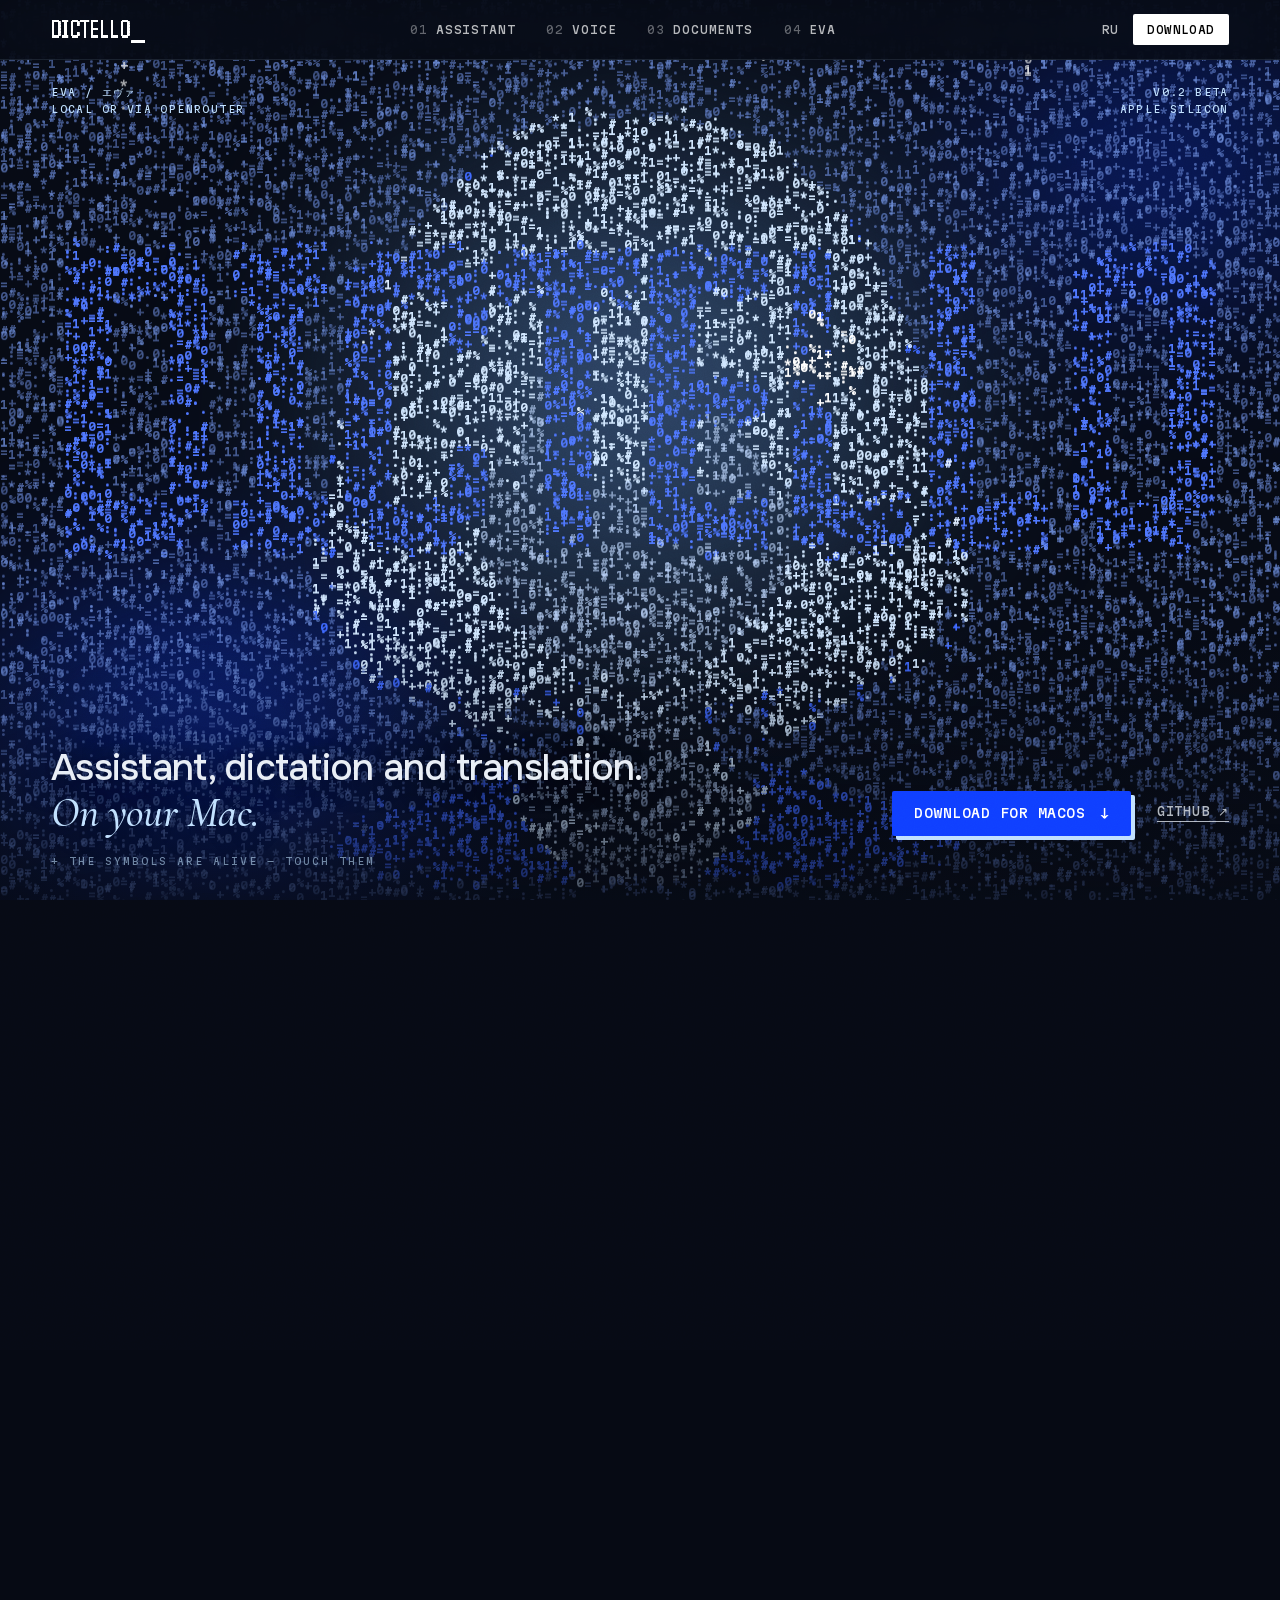
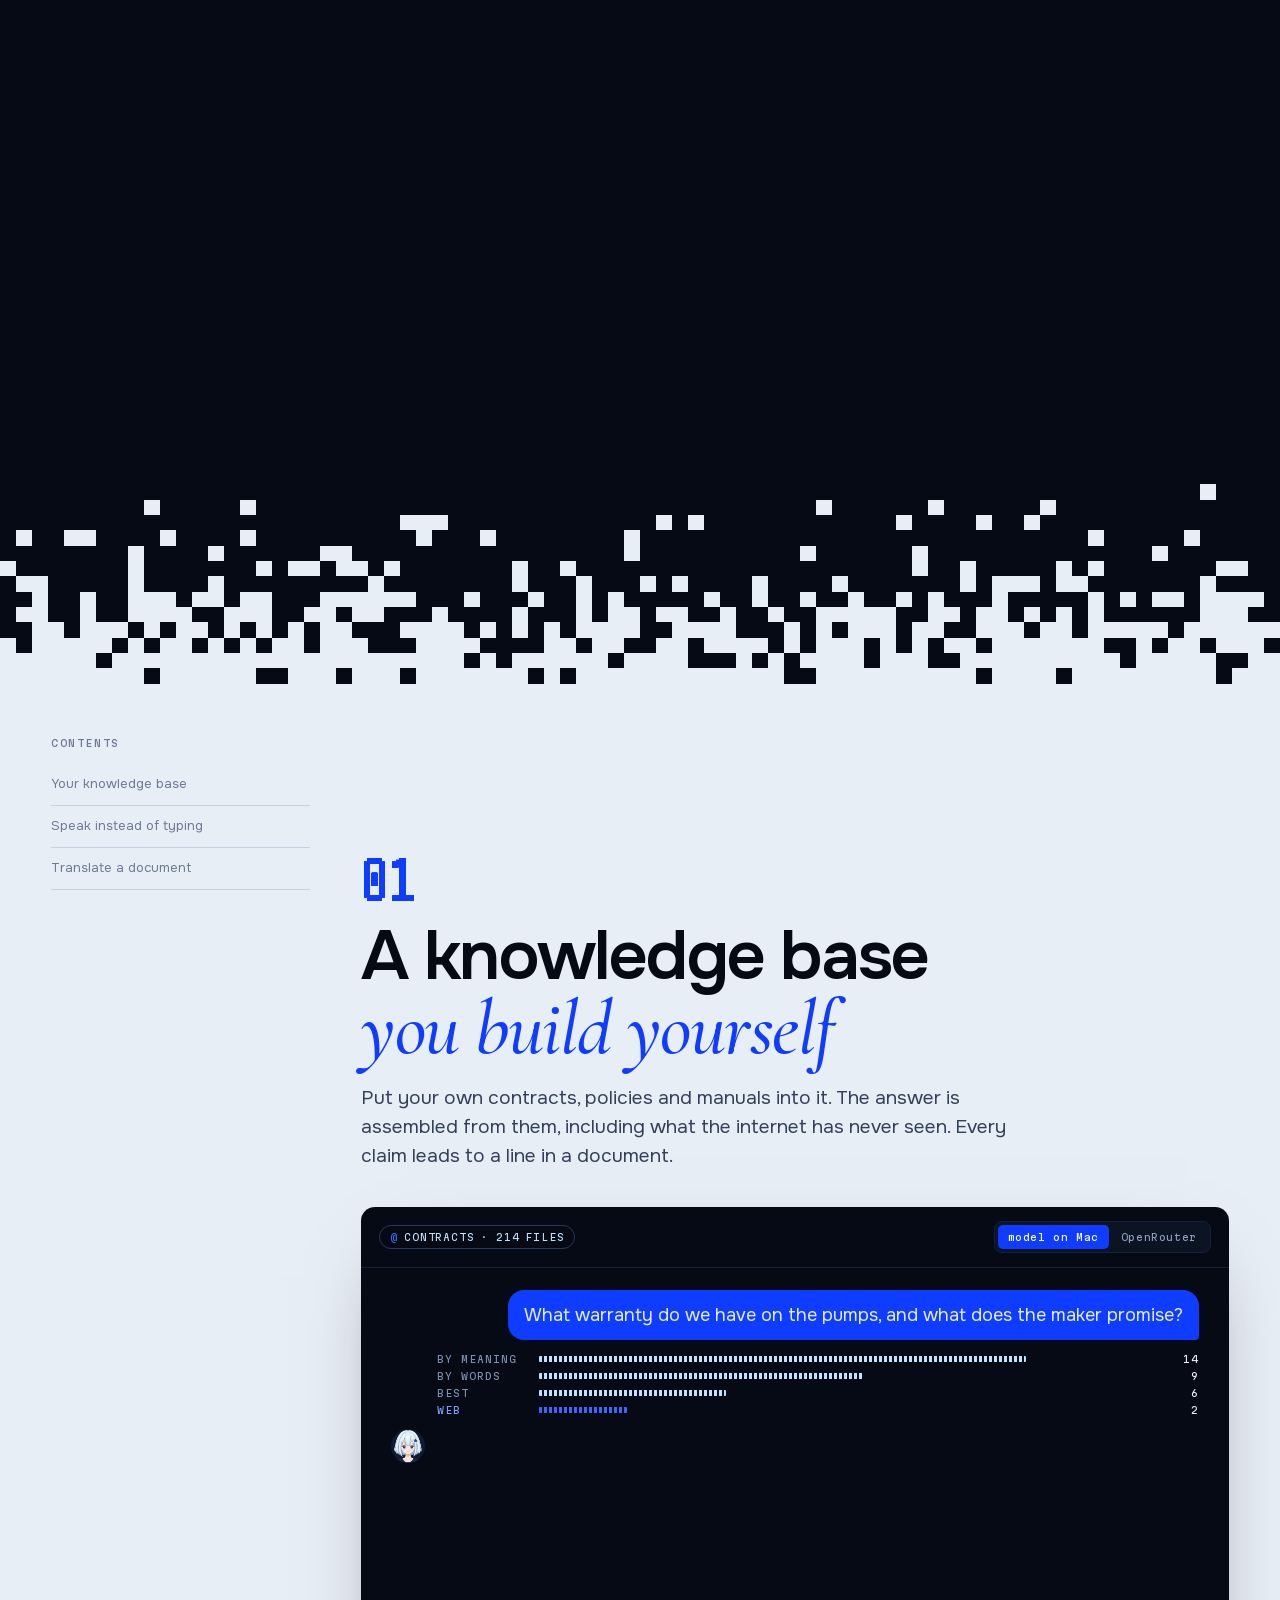
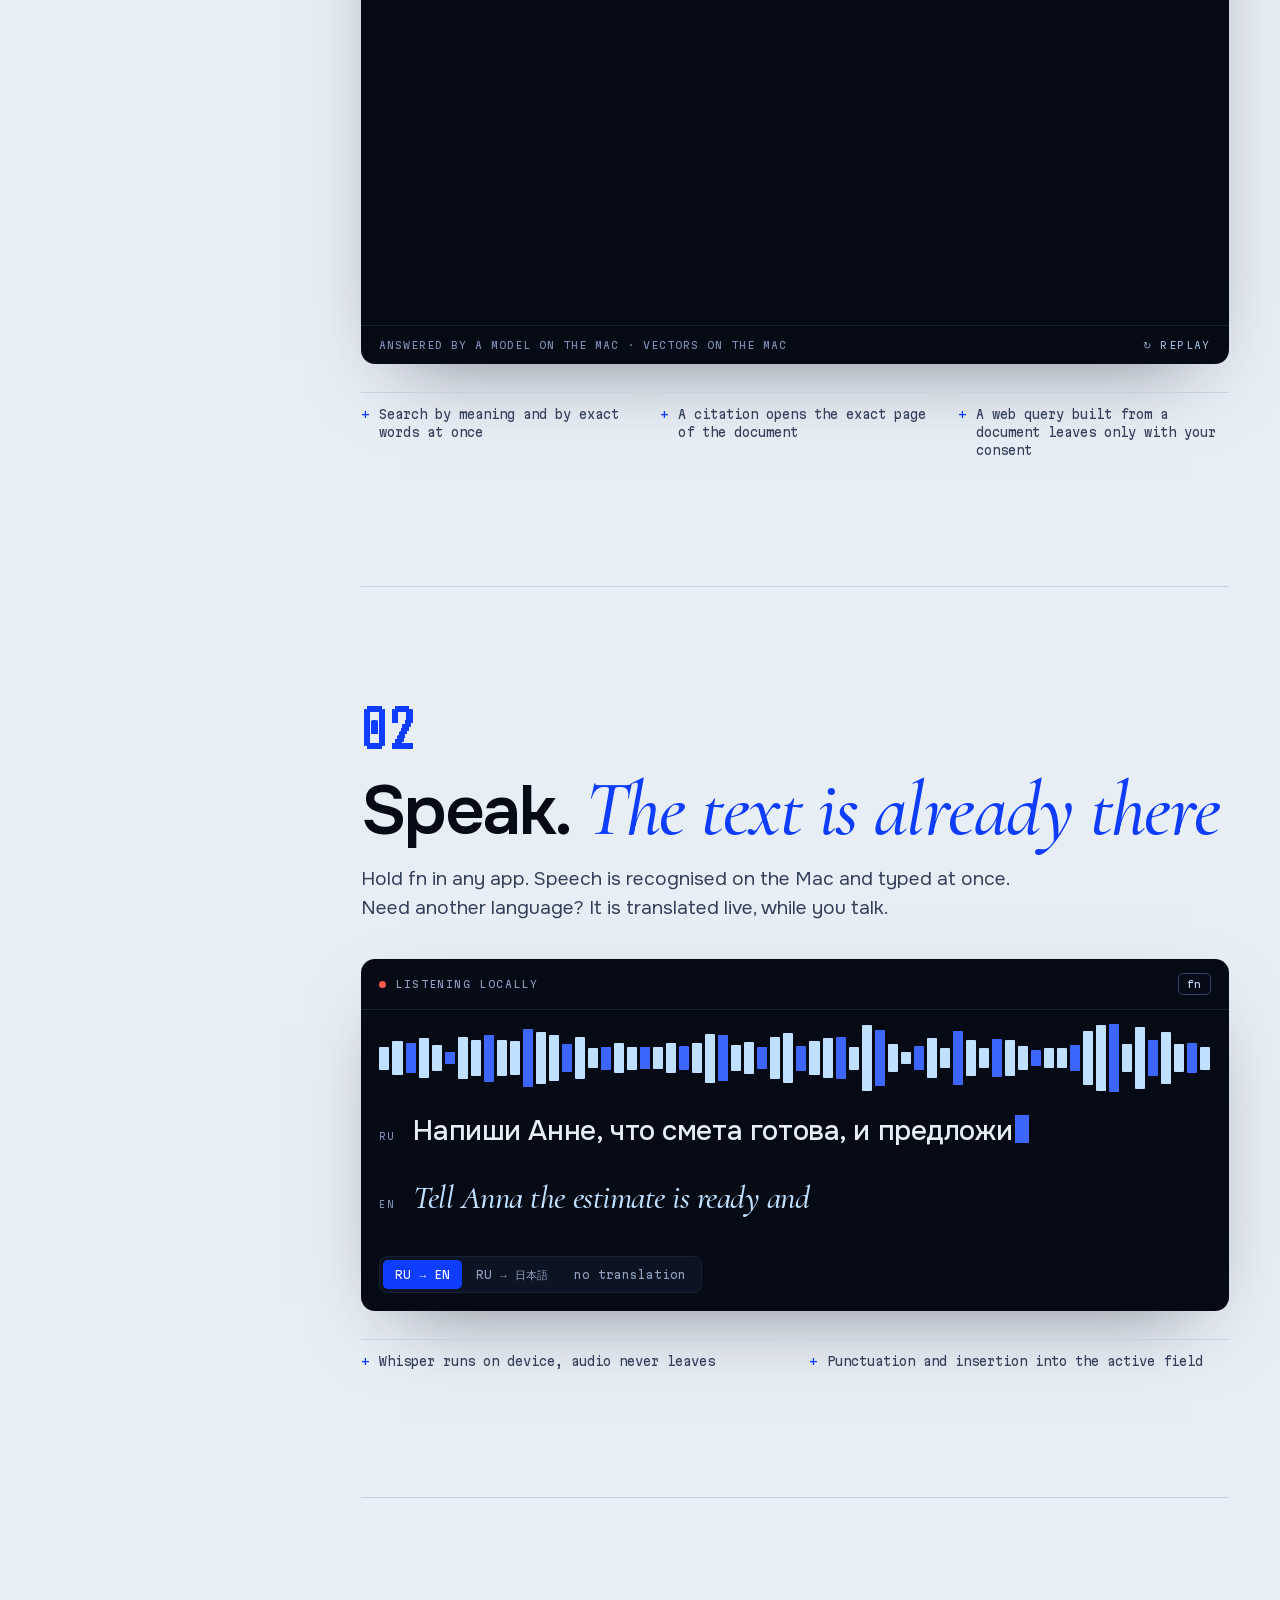
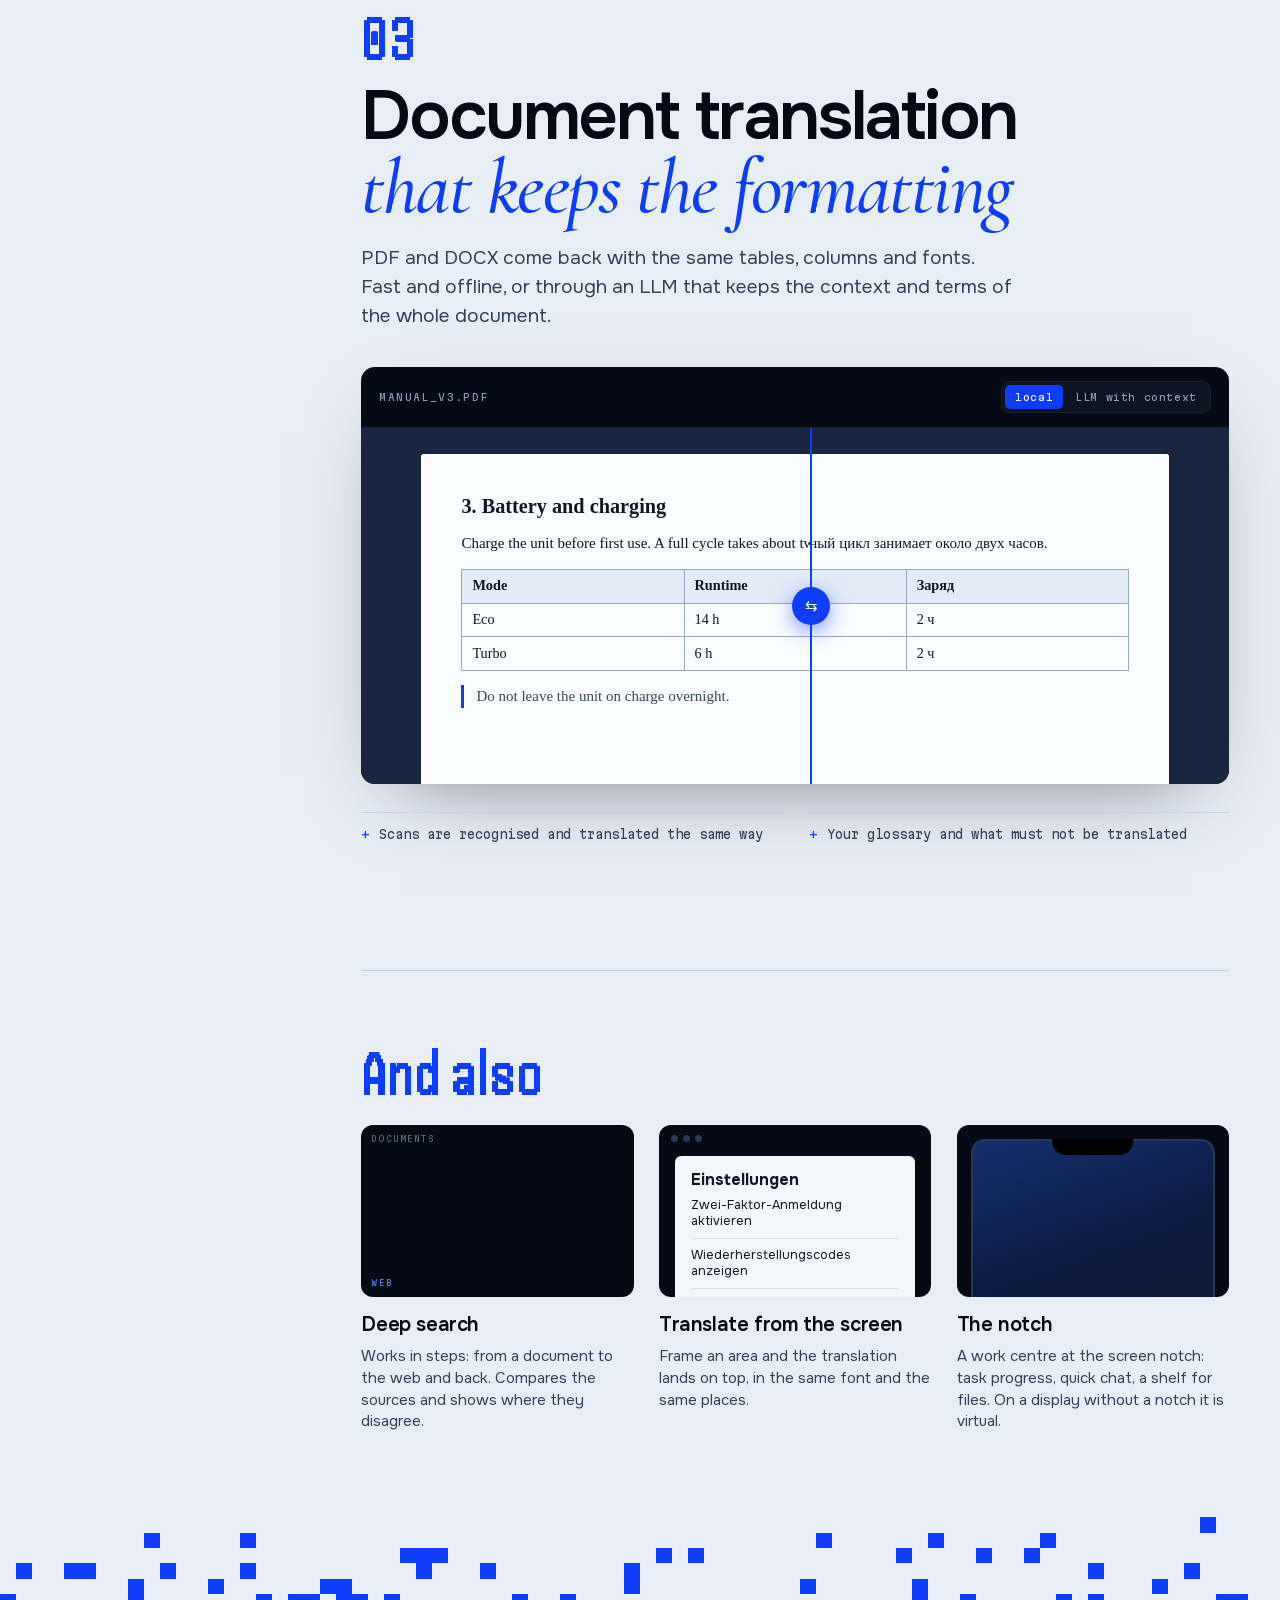
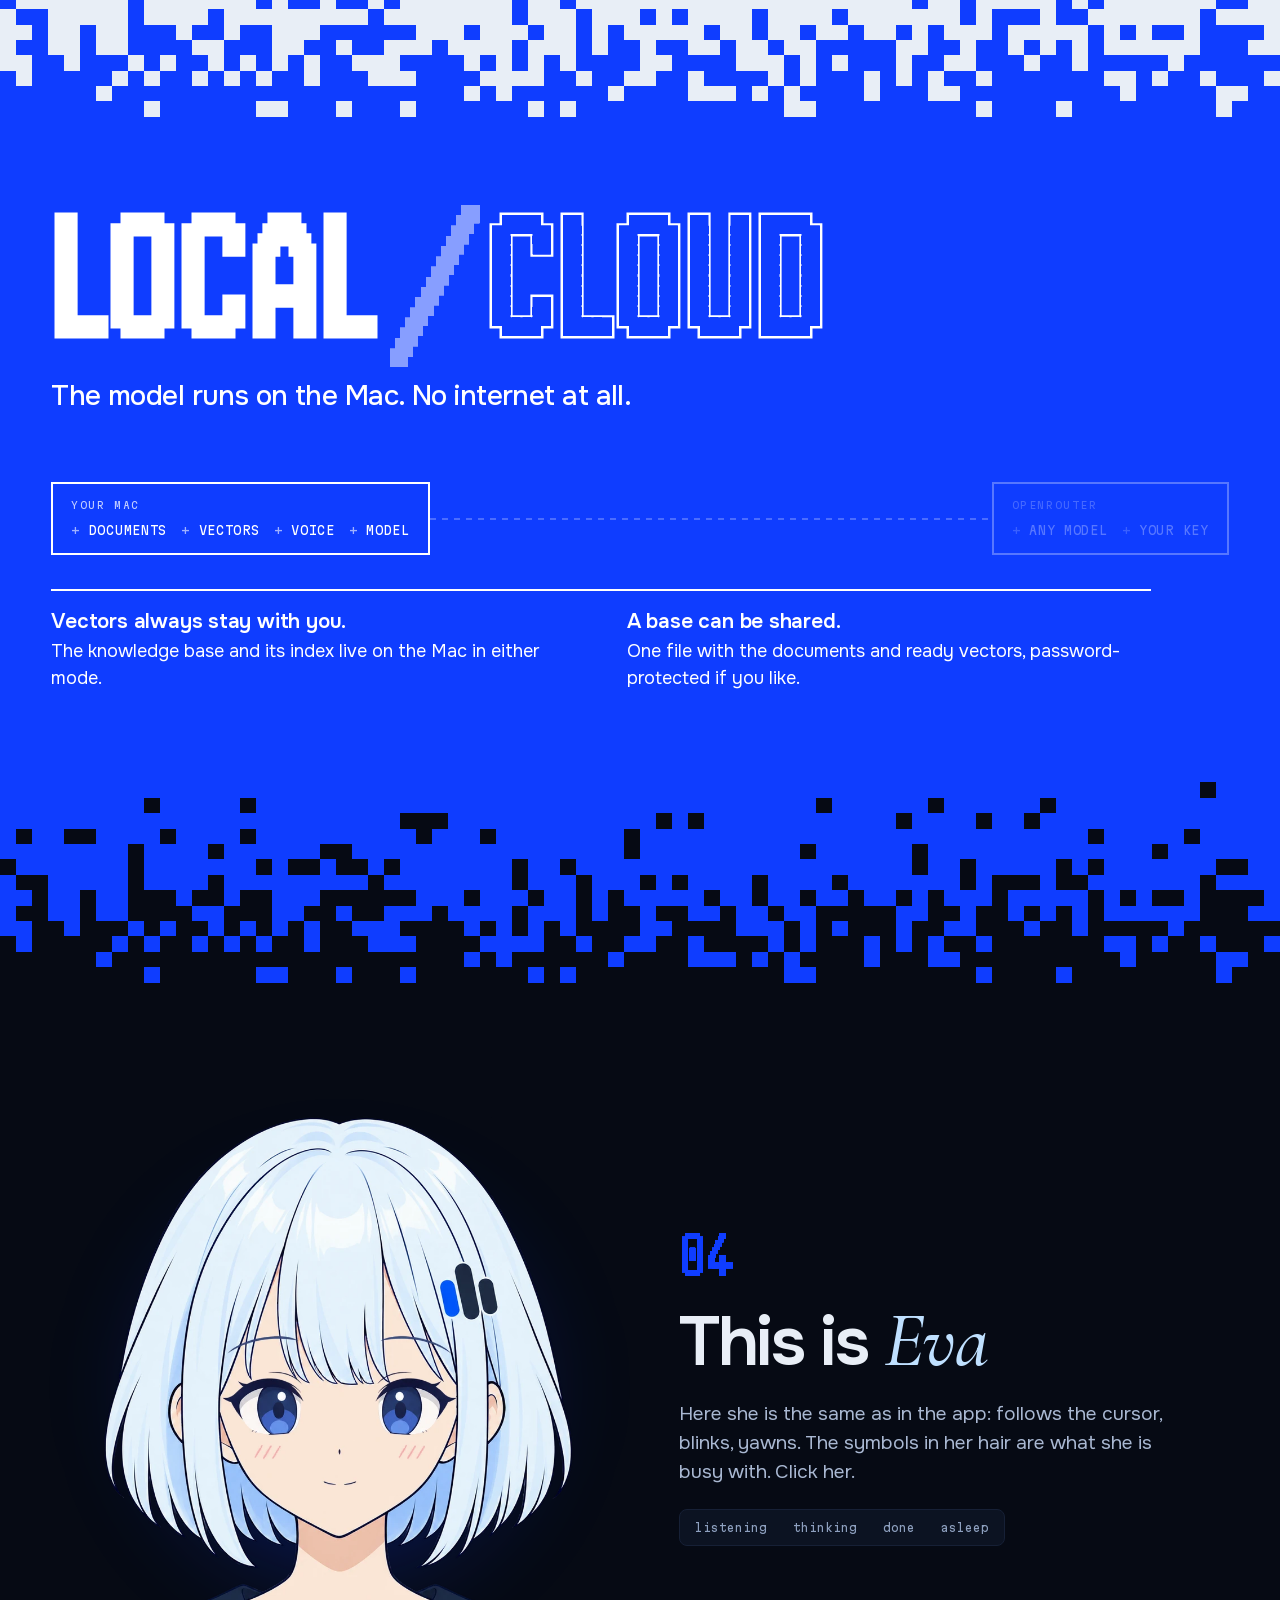
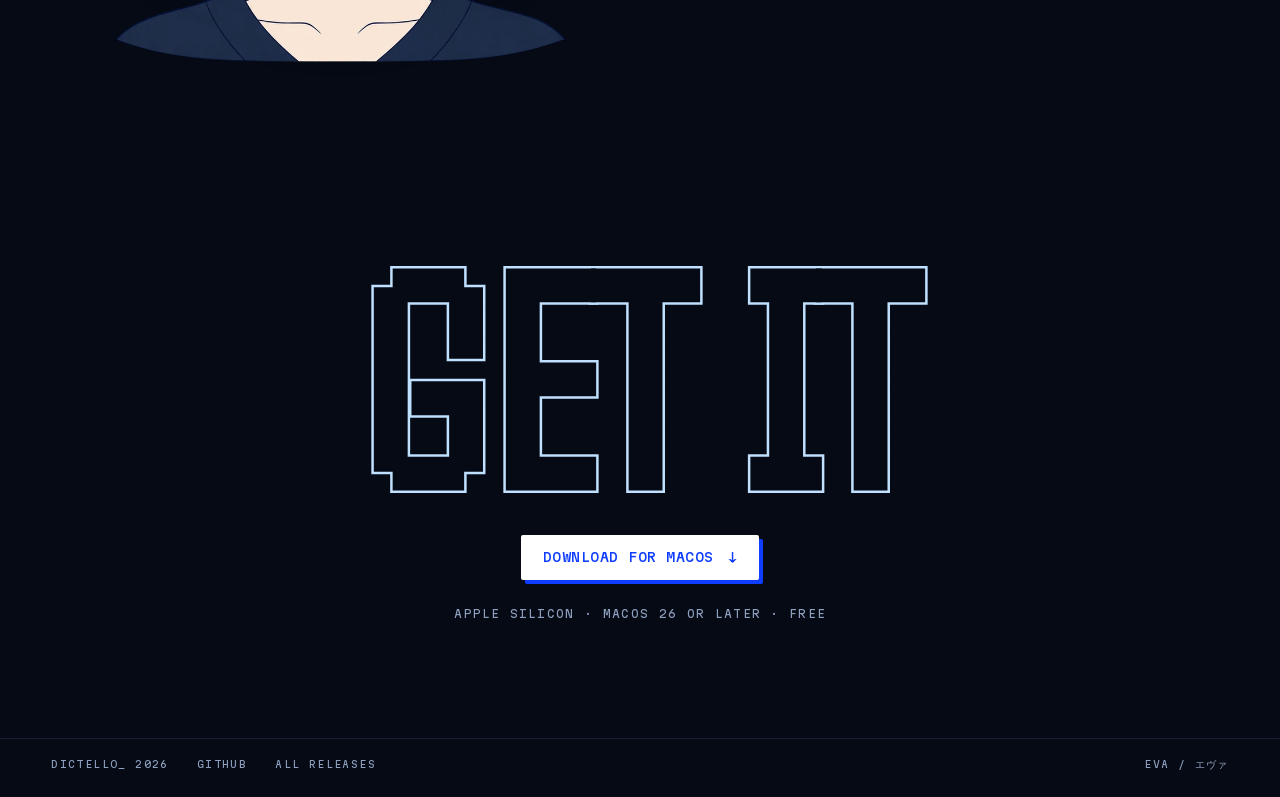
<file: index.html>
<!doctype html>
<html lang="ru">
<head>
<meta charset="utf-8">
<meta name="viewport" content="width=device-width, initial-scale=1">
<title>Dictello — ассистент, диктовка и перевод на вашем Mac</title>
<meta name="description" content="Поиск по вашим документам с доказательствами, живая диктовка с переводом и перевод документов с сохранением вёрстки. Локально на Mac.">
<meta property="og:title" content="Dictello">
<meta property="og:description" content="Ассистент, диктовка и перевод. На вашем Mac.">
<meta name="theme-color" content="#060a14">
<link rel="icon" href="assets/favicon.png">
<link rel="preload" href="fonts/handjet-cyr.woff2" as="font" type="font/woff2" crossorigin>
<link rel="preload" href="assets/eva-gentle_neutral.webp" as="image">
<link rel="stylesheet" href="styles.css">
</head>
<body>
<div class="grain" aria-hidden="true"></div>

<header class="nav">
  <a class="nav__logo" href="#top" aria-label="Dictello">DICTELLO<i>_</i></a>
  <nav class="nav__links" aria-label="Разделы">
    <a href="#ask"><b>01</b><span data-i18n="nav1">Ассистент</span></a>
    <a href="#voice"><b>02</b><span data-i18n="nav2">Голос</span></a>
    <a href="#docs"><b>03</b><span data-i18n="nav3">Документы</span></a>
    <a href="#eva"><b>04</b><span data-i18n="nav4">Ева</span></a>
  </nav>
  <div class="nav__side">
    <button class="lang" type="button" id="lang" aria-label="Switch language">EN</button>
    <a class="btn btn--small" href="https://github.com/NekoNokoo/Dictello/releases/download/v0.2.0-beta.15/Dictello-0.2.0-beta.15-apple-silicon-macos26.dmg" data-i18n="get">Скачать</a>
  </div>
</header>

<main id="top">

<!-- ───────── HERO ───────── -->
<section class="hero" id="hero">
<div class="hero__pin">
  <div class="hero__haze" aria-hidden="true"></div>
  <p class="tick tick--tl">EVA / エヴァ<br><span data-i18n="tickLocal">ЛОКАЛЬНО ИЛИ ЧЕРЕЗ OPENROUTER</span></p>
  <p class="tick tick--tr">v0.2 BETA<br>APPLE SILICON</p>

  <h1 class="sr">Dictello</h1>
  <canvas class="hero__field" id="field" aria-hidden="true"></canvas>

  <div class="hero__foot">
    <p class="hero__line" data-i18n="heroLine">Ассистент, диктовка и перевод.<br><em>На вашем Mac.</em></p>
    <div class="hero__cta">
      <a class="btn" href="https://github.com/NekoNokoo/Dictello/releases/download/v0.2.0-beta.15/Dictello-0.2.0-beta.15-apple-silicon-macos26.dmg"><span data-i18n="getMac">Скачать для macOS</span><i aria-hidden="true">↓</i></a>
      <a class="link" href="https://github.com/NekoNokoo/Dictello">GitHub ↗</a>
    </div>
    <p class="hero__hint" data-i18n="hint">Символы живые — потрогайте</p>
  </div>
</div>
</section>

<canvas class="dissolve" data-from="#060a14" data-to="#e8eef6" aria-hidden="true"></canvas>

<!-- ───────── CHAPTERS ───────── -->
<div class="chapters">
  <aside class="rail" aria-hidden="true">
    <p class="rail__title" data-i18n="contents">Содержание</p>
    <a href="#ask" data-rail="ask" data-i18n="rail1">Ваша база знаний</a>
    <a href="#voice" data-rail="voice" data-i18n="rail2">Говорить вместо печати</a>
    <a href="#docs" data-rail="docs" data-i18n="rail3">Перевести документ</a>
  </aside>

  <div class="chapters__body">

  <!-- 01 ASK -->
  <section class="chapter" id="ask">
    <header class="chapter__head">
      <span class="num">01</span>
      <h2><span data-i18n="askTitleA">База знаний,</span> <em data-i18n="askTitleB">которую собираете вы</em></h2>
      <p data-i18n="askBody">Сложите в неё свои договоры, регламенты, инструкции. Ответ собирается из них — в том числе из того, чего в интернете нет. Каждое утверждение ведёт к строке в документе.</p>
    </header>

    <div class="demo demo--ask" id="demoAsk">
      <div class="demo__bar">
        <span class="scope"><i>@</i><span data-i18n="scope">Договоры</span> · 214 <span data-i18n="files">файлов</span></span>
        <div class="seg seg--tight" role="group">
          <button type="button" class="is-on" data-brain="local" data-i18n="brainLocal">модель на Mac</button>
          <button type="button" data-brain="cloud">OpenRouter</button>
        </div>
      </div>
      <div class="chat">
        <p class="msg msg--me" id="askQ"></p>
        <ol class="trace" id="askTrace">
          <li data-step="sem"><b data-i18n="tSem">по смыслу</b><i style="--w:78%"></i><span>14</span></li>
          <li data-step="lex"><b data-i18n="tLex">по словам</b><i style="--w:52%"></i><span>9</span></li>
          <li data-step="top"><b data-i18n="tTop">лучшие</b><i style="--w:30%"></i><span>6</span></li>
          <li data-step="web" class="is-web"><b data-i18n="tWeb">интернет</b><i style="--w:14%"></i><span>2</span></li>
        </ol>
        <p class="msg msg--eva"><img src="assets/eva-gentle_neutral.webp" alt="" width="34" height="34"><span id="askAnswer"></span></p>
        <div class="srcs" id="askSrcs">
          <button type="button" class="src" data-src="1"><small>[1] Договор поставки.pdf · <span data-i18n="pg">стр.</span> 4</small><span data-i18n="src1">из вашей базы</span></button>
          <button type="button" class="src src--web" data-src="2"><small>[2] nordpump.example · <span data-i18n="srcWeb">сайт производителя</span></small><span data-i18n="src2">из интернета</span></button>
        </div>
        <div class="viewer" id="askView">
          <article class="page page--cite" data-view="1">
            <h3 data-i18n="v1h">7. Гарантийные обязательства</h3>
            <p data-i18n="v1a">7.1. Поставщик гарантирует соответствие оборудования условиям настоящего договора.</p>
            <p class="hl"><i>[1]</i><span data-i18n="v1b">7.2. Гарантийный срок на насосное оборудование составляет 12 месяцев со дня поставки.</span></p>
            <p data-i18n="v1c">7.3. Гарантия не распространяется на расходные материалы и уплотнения.</p>
          </article>
          <article class="page page--cite page--web" data-view="2" hidden>
            <h3 data-i18n="v2h">Гарантия на насосы серии N</h3>
            <p data-i18n="v2a">Мы отвечаем за качество каждого насоса, который выходит с завода.</p>
            <p class="hl"><i>[2]</i><span data-i18n="v2b">Гарантия производителя на всю серию N — 24 месяца с даты ввода в эксплуатацию.</span></p>
            <p data-i18n="v2c">Для регистрации гарантии сохраните серийный номер изделия.</p>
          </article>
        </div>
      </div>
      <div class="demo__foot"><span id="askWhere"></span><button type="button" class="replay" data-replay="ask" data-i18n="replay">↻ ещё раз</button></div>
    </div>

    <ul class="facts">
      <li data-i18n="askF1">Поиск сразу по смыслу и по точным словам</li>
      <li data-i18n="askF2">Цитата открывает нужную страницу документа</li>
      <li data-i18n="askF4">Запрос в интернет по документу — только с вашего согласия</li>
    </ul>
  </section>

  <!-- 02 VOICE -->
  <section class="chapter" id="voice">
    <header class="chapter__head">
      <span class="num">02</span>
      <h2><span data-i18n="voiceTitleA">Говорите.</span> <em data-i18n="voiceTitleB">Текст уже в поле</em></h2>
      <p data-i18n="voiceBody">Зажмите fn в любом приложении. Речь распознаётся на Mac и сразу печатается. Нужен другой язык — перевод идёт вживую, пока вы говорите.</p>
    </header>

    <div class="demo demo--voice" id="demoVoice">
      <div class="demo__bar"><span><i class="rec"></i><span data-i18n="voiceBar">слушаю локально</span></span><span class="key">fn</span></div>
      <div class="wave" aria-hidden="true"></div>
      <div class="lines">
        <p class="said"><small id="vFrom">RU</small><span id="vSaid"></span><i class="caret"></i></p>
        <p class="tr"><small id="vTo">EN</small><span id="vTr"></span></p>
      </div>
      <div class="seg" role="group" aria-label="Перевод">
        <button type="button" class="is-on" data-voice="en">RU → EN</button>
        <button type="button" data-voice="ja">RU → 日本語</button>
        <button type="button" data-voice="off" data-i18n="noTr">без перевода</button>
      </div>
    </div>

    <ul class="facts">
      <li data-i18n="voiceF1">Whisper работает на устройстве, звук никуда не уходит</li>
      <li data-i18n="voiceF2">Знаки препинания и вставка в активное поле</li>
    </ul>
  </section>

  <!-- 03 DOCS -->
  <section class="chapter" id="docs">
    <header class="chapter__head">
      <span class="num">03</span>
      <h2><span data-i18n="docsTitleA">Перевод документов</span> <em data-i18n="docsTitleB">с сохранением форматирования</em></h2>
      <p data-i18n="docsBody">PDF и DOCX возвращаются с теми же таблицами, колонками и шрифтами. Быстро и офлайн — или через LLM, которая держит контекст и термины всего документа.</p>
    </header>

    <div class="demo demo--docs" id="demoDocs">
      <div class="demo__bar">
        <span>manual_v3.pdf</span>
        <div class="seg seg--tight" role="group">
          <button type="button" class="is-on" data-doc="local" data-i18n="docLocal">локально</button>
          <button type="button" data-doc="llm" data-i18n="docLlm">LLM с контекстом</button>
        </div>
      </div>
      <div class="sheet" style="--cut:52%">
        <article class="page page--src" lang="en">
          <h3>3. Battery and charging</h3>
          <p>Charge the unit before first use. A full cycle takes about two hours.</p>
          <table><tr><th>Mode</th><th>Runtime</th><th>Charge</th></tr><tr><td>Eco</td><td>14 h</td><td>2 h</td></tr><tr><td>Turbo</td><td>6 h</td><td>2 h</td></tr></table>
          <p class="note">Do not leave the unit on charge overnight.</p>
        </article>
        <article class="page page--dst" lang="ru">
          <h3>3. Аккумулятор и зарядка</h3>
          <p><span class="v v-local">Зарядите единицу перед первым использованием.</span><span class="v v-llm">Зарядите устройство перед первым использованием.</span> Полный цикл занимает около двух часов.</p>
          <table><tr><th>Режим</th><th>Работа</th><th>Заряд</th></tr><tr><td>Эко</td><td>14 ч</td><td>2 ч</td></tr><tr><td>Турбо</td><td>6 ч</td><td>2 ч</td></tr></table>
          <p class="note"><span class="v v-local">Не оставляйте единицу на зарядке на ночь.</span><span class="v v-llm">Не оставляйте устройство на зарядке на ночь.</span></p>
        </article>
        <div class="cut" aria-hidden="true"><i>⇆</i></div>
        <input class="cutrange" type="range" min="4" max="96" value="52" aria-label="Оригинал и перевод">
      </div>
    </div>

    <ul class="facts">
      <li data-i18n="docsF1">Сканы распознаются и переводятся так же</li>
      <li data-i18n="docsF2">Свои термины и то, что переводить нельзя</li>
    </ul>
  </section>

  <!-- AND ALSO -->
  <section class="more" id="more">
    <p class="more__title" data-i18n="moreTitle">И ещё</p>
    <div class="more__grid">

      <article class="mini">
        <div class="mini__demo mini--deep" aria-hidden="true">
          <svg viewBox="0 0 300 170">
            <path class="ln l1" d="M58 85 C 80 85, 78 45, 100 45"/><path class="ln l2" d="M160 45 H 196"/>
            <path class="ln l3 dash" d="M226 58 C 226 96, 130 84, 130 112"/><path class="ln l4" d="M160 125 H 196"/>
            <path class="ln l5 hot" d="M226 60 V 110"/>
            <rect class="nd n0" x="8" y="72" width="50" height="26" rx="13"/>
            <rect class="nd n1" x="100" y="32" width="60" height="26" rx="5"/><rect class="nd n2" x="196" y="32" width="60" height="26" rx="5"/>
            <rect class="nd n3 web" x="100" y="112" width="60" height="26" rx="5"/><rect class="nd n4 web" x="196" y="112" width="60" height="26" rx="5"/>
            <circle class="bang" cx="226" cy="85" r="8"/><text class="bang__t" x="226" y="89">!</text>
          </svg>
          <span class="tag tag--a" data-i18n="laneDocs">документы</span><span class="tag tag--b" data-i18n="laneWeb">интернет</span>
        </div>
        <h3 data-i18n="m1T">Глубокий поиск</h3>
        <p data-i18n="m1B">Идёт по шагам: из документа — в интернет и обратно. Сверяет источники и показывает, где они расходятся.</p>
      </article>

      <article class="mini">
        <div class="mini__demo mini--screen" aria-hidden="true">
          <div class="win"><i></i><i></i><i></i></div>
          <div class="shot">
            <div class="shot__t shot__src"><b>Einstellungen</b><span>Zwei-Faktor-Anmeldung aktivieren</span><span>Wiederherstellungscodes anzeigen</span></div>
            <div class="shot__t shot__dst"><b data-i18n="m2a">Настройки</b><span data-i18n="m2b">Включить двухфакторный вход</span><span data-i18n="m2c">Показать коды восстановления</span></div>
            <div class="shot__sel"></div>
          </div>
        </div>
        <h3 data-i18n="m2T">Перевод с экрана</h3>
        <p data-i18n="m2B">Обведите область — перевод ляжет поверх, тем же шрифтом и на тех же местах.</p>
      </article>

      <article class="mini">
        <div class="mini__demo mini--notch" aria-hidden="true">
          <div class="bezel">
            <div class="notch">
              <div class="notch__a"><i class="rec"></i><span data-i18n="m4a">Перевожу manual_v3.pdf</span><b>62%</b><u></u></div>
              <div class="notch__b"><span class="ok">✓</span><span data-i18n="m4b">Готово · 12 страниц</span></div>
              <div class="notch__c"><span data-i18n="m4c">Спросить Еву…</span><kbd>fn J</kbd></div>
            </div>
          </div>
        </div>
        <h3 data-i18n="m4T">Чёлка</h3>
        <p data-i18n="m4B">Рабочий центр у выреза экрана: ход задач, быстрый чат, полка для файлов. На мониторе без выреза — виртуальная.</p>
      </article>

    </div>
  </section>

  </div>
</div>

<canvas class="dissolve" data-from="#e8eef6" data-to="#0f3dff" aria-hidden="true"></canvas>

<!-- ───────── WHERE IT RUNS ───────── -->
<section class="where" id="where">
  <h2 class="where__pick" role="group" aria-label="Где работает модель">
    <button type="button" class="is-on" data-where="local" data-i18n="wLocal">ЛОКАЛЬНО</button>
    <span aria-hidden="true">/</span>
    <button type="button" data-where="cloud" data-i18n="wCloud">ОБЛАКО</button>
  </h2>
  <p class="where__say" id="whereSay"></p>
  <div class="wire" id="wire">
    <div class="wire__box">
      <small data-i18n="wMac">ваш Mac</small>
      <ul><li data-i18n="wDocs">документы</li><li data-i18n="wVec">векторы</li><li data-i18n="wAudio">голос</li><li class="only-local" data-i18n="wModel">модель</li></ul>
    </div>
    <div class="wire__line"><span data-i18n="wSent">вопрос и найденные фрагменты</span></div>
    <div class="wire__box wire__box--far">
      <small>OpenRouter</small>
      <ul><li data-i18n="wAny">любая модель</li><li data-i18n="wKey">ваш ключ</li></ul>
    </div>
  </div>
  <div class="where__always">
    <p><b data-i18n="alwA">Векторы всегда у вас.</b> <span data-i18n="alwAT">База знаний и её индекс лежат на Mac в любом режиме.</span></p>
    <p><b data-i18n="alwB">Базой можно поделиться.</b> <span data-i18n="alwBT">Один файл с документами и готовыми векторами, при желании под паролем.</span></p>
  </div>
</section>

<canvas class="dissolve" data-from="#0f3dff" data-to="#060a14" aria-hidden="true"></canvas>

<!-- ───────── EVA ───────── -->
<section class="eva" id="eva">
  <div class="eva__stage" id="evaStage">
    <img class="eva__art" id="evaArt" src="assets/eva-gentle_neutral.webp" width="1024" height="1024" alt="Ева" loading="lazy">
    <iframe class="eva__live" id="evaLive" title="Ева" data-src="eva/app/site.html?fps=30" scrolling="no" allowtransparency="true"></iframe>
  </div>
  <div class="eva__text">
    <span class="num">04</span>
    <h2><span data-i18n="evaTitleA">Это</span> <em data-i18n="evaTitleB">Ева</em></h2>
    <p data-i18n="evaBody">Здесь она та же, что в приложении: следит за курсором, моргает, зевает. Символы в волосах — то, чем она сейчас занята. Нажмите на неё.</p>
    <div class="seg seg--dark" role="group" aria-label="Настроение">
      <button type="button" data-mood="listening" data-i18n="mood1">слушает</button>
      <button type="button" data-mood="processing" data-i18n="mood2">думает</button>
      <button type="button" data-mood="done" data-i18n="mood3">готово</button>
      <button type="button" data-mood="sleep" data-i18n="mood4">спит</button>
    </div>
  </div>
</section>

<!-- ───────── CTA ───────── -->
<section class="cta">
  <h2 class="cta__word"><span data-i18n="ctaWord">СКАЧАТЬ</span></h2>
  <a class="btn btn--light" href="https://github.com/NekoNokoo/Dictello/releases/download/v0.2.0-beta.15/Dictello-0.2.0-beta.15-apple-silicon-macos26.dmg"><span data-i18n="getMac">Скачать для macOS</span><i aria-hidden="true">↓</i></a>
  <p class="cta__req" data-i18n="req">Apple Silicon · macOS 26 и новее · бесплатно</p>
</section>

</main>

<footer class="foot">
  <span>DICTELLO<i>_</i> 2026</span>
  <a href="https://github.com/NekoNokoo/Dictello">GitHub</a>
  <a href="https://github.com/NekoNokoo/Dictello/releases" data-i18n="releases">Все версии</a>
  <span class="foot__r">EVA / エヴァ</span>
</footer>

<script src="main.js" defer></script>
</body>
</html>
</file>
<file: styles.css>
/* Dictello — site. Palette taken from Eva: ice hair, cobalt hairclip, navy collar. */
@font-face{font-family:"Handjet";src:url(fonts/handjet-cyr.woff2) format("woff2");font-weight:100 900;font-display:swap;unicode-range:U+0301,U+0400-045F,U+0490-0491,U+04B0-04B1,U+2116}
@font-face{font-family:"Handjet";src:url(fonts/handjet-lat.woff2) format("woff2");font-weight:100 900;font-display:swap;unicode-range:U+0000-00FF,U+2000-206F,U+20AC,U+2191,U+2193,U+2212}
@font-face{font-family:"Martian Mono";src:url(fonts/martian-cyr.woff2) format("woff2");font-weight:300 700;font-display:swap;unicode-range:U+0301,U+0400-045F,U+0490-0491,U+04B0-04B1,U+2116}
@font-face{font-family:"Martian Mono";src:url(fonts/martian-lat.woff2) format("woff2");font-weight:300 700;font-display:swap;unicode-range:U+0000-00FF,U+2000-206F,U+20AC,U+2191,U+2193,U+2212}
@font-face{font-family:"Onest";src:url(fonts/onest-cyr.woff2) format("woff2");font-weight:300 700;font-display:swap;unicode-range:U+0301,U+0400-045F,U+0490-0491,U+04B0-04B1,U+2116}
@font-face{font-family:"Onest";src:url(fonts/onest-lat.woff2) format("woff2");font-weight:300 700;font-display:swap;unicode-range:U+0000-00FF,U+2000-206F,U+20AC,U+2191,U+2193,U+2212}
@font-face{font-family:"Cormorant";font-style:italic;src:url(fonts/cormorant-i-cyr.woff2) format("woff2");font-weight:400 600;font-display:swap;unicode-range:U+0301,U+0400-045F,U+0490-0491,U+04B0-04B1,U+2116}
@font-face{font-family:"Cormorant";font-style:italic;src:url(fonts/cormorant-i-lat.woff2) format("woff2");font-weight:400 600;font-display:swap;unicode-range:U+0000-00FF,U+2000-206F,U+20AC,U+2191,U+2193,U+2212}

:root{
  --ink:#060a14; --ink-2:#0c1322; --ink-3:#162036;
  --paper:#e8eef6; --paper-2:#f6f9fd; --line:#c5d1e2;
  --cobalt:#0f3dff; --cobalt-2:#3d66ff; --ice:#bfe0ff; --ice-2:#e3f1ff;
  --mute:#6c7a93; --warn:#ff5a4d;
  --pixel:"Handjet","Martian Mono",monospace;
  --mono:"Martian Mono",ui-monospace,Menlo,monospace;
  --sans:"Onest",system-ui,-apple-system,"Segoe UI",sans-serif;
  --serif:"Cormorant","Times New Roman",serif;
  --gut:clamp(16px,4vw,56px);
}
*{box-sizing:border-box}
html{scroll-behavior:smooth;-webkit-text-size-adjust:100%}
body{margin:0;background:var(--ink);color:var(--paper);font:400 17px/1.5 var(--sans);overflow-x:hidden;-webkit-font-smoothing:antialiased}
a{color:inherit;text-decoration:none}
button{font:inherit;color:inherit;background:none;border:0;cursor:pointer;padding:0}
h1,h2,h3,p,ul{margin:0;padding:0}
ul{list-style:none}
em{font-family:var(--serif);font-style:italic;font-weight:500;letter-spacing:-.01em}
:focus-visible{outline:2px solid var(--cobalt-2);outline-offset:3px}
::selection{background:var(--cobalt);color:#fff}

/* film grain over everything */
.grain{position:fixed;inset:-50%;z-index:50;pointer-events:none;opacity:.11;mix-blend-mode:overlay;
  background-image:url("data:image/svg+xml,%3Csvg xmlns='http://www.w3.org/2000/svg' width='220' height='220'%3E%3Cfilter id='n'%3E%3CfeTurbulence type='fractalNoise' baseFrequency='.9' numOctaves='2' stitchTiles='stitch'/%3E%3CfeColorMatrix values='0 0 0 0 1 0 0 0 0 1 0 0 0 0 1 0 0 0 .9 0'/%3E%3C/filter%3E%3Crect width='100%25' height='100%25' filter='url(%23n)'/%3E%3C/svg%3E");
  animation:grain 1.1s steps(6) infinite}
@keyframes grain{0%{transform:translate(0,0)}20%{transform:translate(-3%,2%)}40%{transform:translate(2%,-4%)}60%{transform:translate(-2%,3%)}80%{transform:translate(4%,1%)}100%{transform:translate(0,0)}}

/* ── nav ── */
.nav{position:fixed;inset:0 0 auto 0;z-index:40;display:flex;align-items:center;justify-content:space-between;gap:16px;
  padding:14px var(--gut);font:500 11px/1 var(--mono);letter-spacing:.08em;text-transform:uppercase;color:#fff;
  background:rgba(6,10,20,.9);-webkit-backdrop-filter:blur(14px);backdrop-filter:blur(14px);border-bottom:1px solid rgba(191,224,255,.1)}
.nav__logo{font:700 26px/1 var(--pixel);letter-spacing:.04em}
.nav__logo i,.foot i{font-style:normal;animation:blink 1s steps(2) infinite}
@keyframes blink{50%{opacity:0}}
.nav__links{display:flex;gap:clamp(12px,2.4vw,34px)}
.nav__links a{display:flex;gap:8px;opacity:.7;transition:opacity .2s}
.nav__links a:hover{opacity:1}
.nav__links b{font-weight:400;opacity:.5}
.nav__side{display:flex;align-items:center;gap:14px}
.lang{font:500 11px/1 var(--mono);letter-spacing:.08em;opacity:.7}
.lang:hover{opacity:1}

.btn{display:inline-flex;align-items:center;gap:14px;padding:16px 22px;background:var(--cobalt);color:#fff;
  font:500 13px/1 var(--mono);letter-spacing:.04em;text-transform:uppercase;border-radius:2px;
  box-shadow:4px 4px 0 var(--ice);transition:transform .12s steps(2),box-shadow .12s steps(2)}
.btn:hover{transform:translate(2px,2px);box-shadow:2px 2px 0 var(--ice)}
.btn:active{transform:translate(4px,4px);box-shadow:0 0 0 var(--ice)}
.btn i{font-style:normal}
.btn--small{padding:10px 14px;font-size:11px;box-shadow:none;background:#fff;color:#000}
.btn--small:hover{transform:none;box-shadow:none;background:var(--ice)}
.btn--light{background:#fff;color:var(--cobalt);box-shadow:4px 4px 0 var(--cobalt)}
.btn--light:hover{box-shadow:2px 2px 0 var(--cobalt)}
.link{font:500 12px/1 var(--mono);letter-spacing:.06em;text-transform:uppercase;border-bottom:1px solid currentColor;padding-bottom:4px;opacity:.75}
.link:hover{opacity:1}

/* ── hero ── */
.hero{position:relative;height:230svh}
.hero__pin{position:sticky;top:0;height:100svh;display:flex;align-items:flex-end;overflow:hidden;isolation:isolate;touch-action:pan-y;--p:0}
.hero__foot,.tick{opacity:calc(1 - var(--p)*5)}
.hero__haze{position:absolute;inset:-10%;z-index:-2;filter:blur(70px);
  background:radial-gradient(38% 46% at 50% 44%,rgba(120,180,255,.42),transparent 70%),
             radial-gradient(30% 34% at 22% 78%,rgba(15,61,255,.55),transparent 70%),
             radial-gradient(26% 30% at 84% 24%,rgba(15,61,255,.38),transparent 70%);
  animation:haze 16s ease-in-out infinite alternate}
@keyframes haze{to{transform:translate(2%,-3%) scale(1.06)}}
.tick{position:absolute;z-index:3;top:84px;font:400 10px/1.7 var(--mono);letter-spacing:.14em;text-transform:uppercase;color:var(--ice)}
.tick--tl{left:var(--gut)} .tick--tr{right:var(--gut);text-align:right}

.sr{position:absolute;width:1px;height:1px;overflow:hidden;clip-path:inset(50%)}
.hero__field{position:absolute;inset:0;width:100%;height:100%;z-index:-1;display:block}
.hero__pin::after{content:"";position:absolute;inset:auto 0 0 0;height:30%;z-index:-1;pointer-events:none;background:linear-gradient(transparent,rgba(6,10,20,.7))}

.hero__foot{position:relative;z-index:3;display:grid;grid-template-columns:1fr auto;align-items:end;gap:20px 40px;
  padding:0 var(--gut) 34px;width:100%;pointer-events:none}
.hero__foot>*{pointer-events:auto}
.hero__line{font:500 clamp(22px,2.9vw,40px)/1.1 var(--sans);letter-spacing:-.02em;max-width:16em;text-wrap:balance;text-shadow:0 2px 30px var(--ink)}
.hero__line em{color:var(--ice);font-size:1.16em}
.hero__cta{display:flex;align-items:center;gap:26px}
.hero__hint{grid-column:1/-1;font:400 10px/1 var(--mono);letter-spacing:.2em;text-transform:uppercase;color:var(--ice);opacity:.55}
.hero__hint::before{content:"+ ";}

/* ── pixel dissolve between worlds ── */
.dissolve{display:block;width:100%;height:clamp(120px,18vw,240px);image-rendering:pixelated;margin:-1px 0}

/* ── chapters (light) ── */
.chapters{background:var(--paper);color:var(--ink);display:grid;grid-template-columns:minmax(180px,22%) 1fr;gap:0 var(--gut);padding:40px var(--gut) 60px}
.rail{position:sticky;top:96px;align-self:start;display:grid;gap:0;font:400 13px/1.3 var(--sans);color:var(--mute)}
.rail__title{font:500 10px/1 var(--mono);letter-spacing:.16em;text-transform:uppercase;margin-bottom:16px}
.rail a{padding:12px 0;border-bottom:1px solid var(--line);transition:color .2s,padding .2s}
.rail a.is-on{color:var(--ink);font-weight:600;border-color:var(--ink);padding-left:10px}
.chapters__body{min-width:0;max-width:980px}
.chapter{padding:clamp(56px,9vw,130px) 0;border-bottom:1px solid var(--line);scroll-margin-top:40px}
.chapter:last-child{border-bottom:0}
.chapter__head{display:grid;gap:18px;margin-bottom:36px}
.num{font:700 clamp(40px,5vw,64px)/.8 var(--pixel);color:var(--cobalt);letter-spacing:.02em}
.chapter h2,.eva h2{font:600 clamp(34px,5.4vw,76px)/.98 var(--sans);letter-spacing:-.035em;text-wrap:balance}
.chapter h2 em,.eva h2 em{font-size:1.12em;color:var(--cobalt);letter-spacing:-.02em}
.chapter__head p{max-width:34em;font-size:clamp(17px,1.5vw,20px);color:#34405a}

.facts{display:grid;grid-template-columns:repeat(auto-fit,minmax(220px,1fr));gap:0 28px;margin-top:28px;font:400 12px/1.5 var(--mono);color:#34405a}
.facts li{padding:12px 0 12px 18px;border-top:1px solid var(--line);position:relative}
.facts li::before{content:"+";position:absolute;left:0;color:var(--cobalt)}

/* demo shell */
.demo{position:relative;background:var(--ink);color:var(--paper);border-radius:14px;overflow:hidden;box-shadow:0 30px 80px -40px rgba(6,10,20,.55)}
.demo__bar{display:flex;flex-wrap:wrap;align-items:center;justify-content:space-between;gap:10px 12px;padding:14px 18px;border-bottom:1px solid var(--ink-3);
  font:400 10px/1 var(--mono);letter-spacing:.14em;text-transform:uppercase;color:#8ea0bf}
.replay{letter-spacing:.14em;text-transform:uppercase;color:var(--ice);opacity:.8} .replay:hover{opacity:1}
.seg{display:inline-flex;gap:2px;padding:3px;background:var(--ink-2);border:1px solid var(--ink-3);border-radius:8px;font:400 11px/1 var(--mono)}
.seg button{padding:9px 12px;border-radius:5px;color:#8ea0bf;transition:background .15s,color .15s;white-space:nowrap}
.seg button.is-on{background:var(--cobalt);color:#fff}
.seg--tight button{padding:7px 10px;font-size:10px;letter-spacing:.06em;text-transform:none}

/* 01 assistant */
.scope{display:inline-flex;align-items:center;gap:6px;padding:6px 10px;border:1px solid #2a3858;border-radius:99px;color:var(--ice);letter-spacing:.08em}
.scope i{font-style:normal;color:var(--cobalt-2)}
.chat{display:grid;gap:14px;padding:22px clamp(14px,3vw,30px);min-height:640px;align-content:start}
.msg{max-width:46em;font:400 clamp(15px,1.5vw,18px)/1.45 var(--sans)}
.msg--me{justify-self:end;padding:12px 16px;background:var(--cobalt);border-radius:16px 16px 4px 16px;min-height:1.45em}
.msg--me:empty{visibility:hidden}
.msg--eva{display:grid;grid-template-columns:34px 1fr;gap:12px;align-items:start;min-height:3.2em}
.msg--eva img{border-radius:50%;background:#0f1a33;object-fit:cover}
.msg sup{font:500 10px/1 var(--mono);color:var(--ice);margin-left:2px;cursor:pointer}
.msg mark{background:none;color:#ff9d8a}
.trace{list-style:none;display:grid;gap:7px;margin:0 0 0 46px;padding:0;font:400 10px/1 var(--mono);letter-spacing:.1em;text-transform:uppercase;color:#7f91b3}
.trace li{display:grid;grid-template-columns:92px 1fr 26px;align-items:center;gap:10px;opacity:0;transform:translateX(-8px);transition:opacity .3s,transform .3s}
.trace li.on{opacity:1;transform:none}
.trace b{font-weight:400}
.trace i{height:6px;border-radius:1px;background:repeating-linear-gradient(90deg,var(--ice) 0 3px,transparent 3px 5px);width:0;transition:width .7s cubic-bezier(.2,.7,.2,1)}
.trace li.on i{width:var(--w)}
.trace li.is-web i{background:repeating-linear-gradient(90deg,var(--cobalt-2) 0 3px,transparent 3px 5px)}
.trace li.is-web b{color:#7fa2ff}
.trace span{text-align:right;color:var(--paper)}
.srcs{display:grid;grid-template-columns:repeat(2,minmax(0,1fr));gap:10px;margin-left:46px}
.src{display:grid;gap:6px;text-align:left;padding:11px 13px;background:var(--ink-2);border:1px solid #2a3858;border-radius:8px;font:500 13px/1.3 var(--sans);opacity:0;transform:translateY(8px);transition:opacity .3s,transform .3s,border-color .2s,box-shadow .2s}
.src.on{opacity:1;transform:none}
.src small{font:400 9px/1.3 var(--mono);letter-spacing:.08em;text-transform:uppercase;color:#7f91b3}
.src--web{background:#0b1a3f;border-color:#2c4fb5} .src--web small{color:#7fa2ff}
.src.hot{border-color:var(--ice);box-shadow:0 0 0 3px rgba(191,224,255,.18)}
.viewer{margin-left:46px;opacity:0;transform:translateY(10px);transition:opacity .35s,transform .35s}
.viewer.on{opacity:1;transform:none}
.page--cite{min-height:0;border-radius:6px;padding:clamp(16px,2.4vw,28px) clamp(18px,3vw,36px)}
.page--cite p{margin:.5em 0;color:#5a6680}
.page--web{font-family:var(--sans);background:#f3f7ff}
.page--web h3{font-family:var(--sans)}
.hl{position:relative;color:#0f1626!important;padding:.45em .7em;margin:.7em -.7em!important;border-radius:4px}
.hl::before{content:"";position:absolute;inset:0;border:2px solid var(--cobalt);border-radius:4px;background:rgba(15,61,255,.08);clip-path:inset(0 100% 0 0)}
.viewer.on .hl::before{clip-path:inset(0);transition:clip-path .7s cubic-bezier(.6,0,.2,1) .25s}
.hl i{position:absolute;right:-2px;top:-11px;z-index:1;padding:3px 6px;background:var(--cobalt);color:#fff;font:500 10px/1 var(--mono);font-style:normal;border-radius:3px;opacity:0}
.viewer.on .hl i{opacity:1;transition:opacity .2s .8s}
.demo__foot{display:flex;justify-content:space-between;gap:12px;padding:12px 18px;border-top:1px solid var(--ink-3);font:400 10px/1.4 var(--mono);letter-spacing:.1em;text-transform:uppercase;color:#7f91b3}

/* 02 voice */
.demo--voice{padding-bottom:18px}
.rec{display:inline-block;width:7px;height:7px;border-radius:50%;background:var(--warn);margin-right:9px;animation:blink 1.2s steps(2) infinite}
.key{border:1px solid #33456b;border-radius:5px;padding:5px 8px;color:var(--ice);letter-spacing:.04em;text-transform:none}
.wave{display:flex;align-items:center;gap:3px;height:96px;padding:0 18px;overflow:hidden}
.wave i{flex:1;min-width:2px;height:calc(var(--h,.1)*100%);background:var(--ice);border-radius:1px;transition:height .09s linear}
.wave i:nth-child(3n){background:var(--cobalt-2)}
.lines{display:grid;gap:10px;padding:8px 18px 20px;min-height:150px}
.lines p{display:grid;grid-template-columns:34px 1fr;align-items:baseline;font:500 clamp(18px,2.3vw,28px)/1.25 var(--sans);letter-spacing:-.015em}
.lines small{font:400 9px/1 var(--mono);letter-spacing:.14em;color:#7f91b3}
.lines .tr{color:var(--ice);font-family:var(--serif);font-style:italic;font-size:clamp(21px,2.7vw,33px)}
.lines .tr.off{visibility:hidden}
.said{position:relative} .caret{display:none}
#vSaid::after{content:"";display:inline-block;width:.5em;height:1em;margin-left:3px;vertical-align:-.12em;background:var(--cobalt-2);animation:blink .9s steps(2) infinite}
.demo--voice .seg{margin:0 18px}

/* 03 docs */
.sheet{position:relative;background:#1a2540;padding:26px clamp(14px,5vw,60px) 0;--cut:52%}
.page{background:#fbfcfe;color:#0f1626;padding:clamp(18px,3.4vw,40px);min-height:330px;border-radius:3px 3px 0 0;font:400 clamp(12px,1.25vw,15px)/1.5 Georgia,"Times New Roman",serif}
.page h3{font:700 1.35em/1.2 Georgia,serif;margin-bottom:.7em}
.page table{width:100%;table-layout:fixed;border-collapse:collapse;margin:1em 0;font-size:.95em}
.page th,.page td{border:1px solid #9aa7bd;padding:.4em .7em;text-align:left}
.page th{background:#e3ebf7}
.page .note{border-left:3px solid var(--cobalt);padding-left:.8em;color:#3a465e}
.page--dst{position:absolute;inset:26px clamp(14px,5vw,60px) 0;clip-path:inset(0 0 0 var(--cut))}
.v{transition:background .5s}
.v-llm{display:none} .is-llm .v-local{display:none} .is-llm .v-llm{display:inline;background:#d7e4ff}
.cut{position:absolute;top:0;bottom:0;left:calc(clamp(14px,5vw,60px) + (100% - 2*clamp(14px,5vw,60px))*var(--cutf,.52));width:2px;background:var(--cobalt);pointer-events:none}
.cut i{position:absolute;top:50%;left:50%;width:38px;height:38px;margin:-19px;border-radius:50%;background:var(--cobalt);color:#fff;display:grid;place-items:center;font:500 15px/1 var(--mono);font-style:normal;box-shadow:0 6px 20px rgba(15,61,255,.5)}
.cutrange{position:absolute;inset:0;width:100%;height:100%;opacity:0;cursor:ew-resize;margin:0}

/* ── and also: three small looping demos ── */
.more{padding:clamp(40px,6vw,80px) 0 10px}
.more__title{font:700 clamp(40px,5vw,64px)/.8 var(--pixel);color:var(--cobalt);margin-bottom:26px}
.more__grid{display:grid;grid-template-columns:repeat(3,minmax(0,1fr));gap:clamp(14px,2vw,26px)}
.mini{display:grid;gap:10px;align-content:start}
.mini h3{font:600 20px/1.15 var(--sans);letter-spacing:-.02em;margin-top:6px}
.mini p{font-size:15px;line-height:1.45;color:#34405a}
.mini__demo{position:relative;aspect-ratio:300/190;background:var(--ink);border-radius:12px;overflow:hidden;color:var(--paper);--t:8s}
.tag{position:absolute;left:10px;font:400 8px/1 var(--mono);letter-spacing:.14em;text-transform:uppercase;color:#5d6f92}
.tag--a{top:10px} .tag--b{bottom:10px;color:#5f8dff}

.mini--deep svg{position:absolute;inset:6% 0;width:100%;height:88%}
.nd{fill:#0c1322;stroke:#3a4c72;stroke-width:1.2;animation:pop var(--t) infinite both}
.nd.web{fill:#0b1a3f;stroke:#3d66ff}
.n0{stroke:var(--ice);animation-delay:0s}.n1{animation-delay:.5s}.n2{animation-delay:1.2s}.n3{animation-delay:2.2s}.n4{animation-delay:2.9s}
.ln{fill:none;stroke:#44567a;stroke-width:1.3;stroke-dasharray:120;animation:draw var(--t) infinite both}
.ln.dash{stroke:#3d66ff;stroke-dasharray:3 3;animation-name:fadeln}
.ln.hot{stroke:var(--warn);stroke-width:2.5}
.l1{animation-delay:.25s}.l2{animation-delay:.9s}.l3{animation-delay:1.7s}.l4{animation-delay:2.6s}.l5{animation-delay:3.4s}
.bang{fill:var(--warn);transform-origin:226px 85px;animation:bang var(--t) infinite both;animation-delay:3.8s}
.bang__t{fill:#fff;font:700 11px var(--mono);text-anchor:middle;animation:fadeln var(--t) infinite both;animation-delay:3.9s}
@keyframes pop{0%{opacity:0;transform:translateY(4px)}5%,84%{opacity:1;transform:none}90%,100%{opacity:0}}
@keyframes draw{0%{stroke-dashoffset:120;opacity:1}8%,84%{stroke-dashoffset:0;opacity:1}90%,100%{stroke-dashoffset:0;opacity:0}}
@keyframes fadeln{0%{opacity:0}6%,84%{opacity:1}90%,100%{opacity:0}}
@keyframes bang{0%{opacity:0;transform:scale(.2)}4%{opacity:1;transform:scale(1.5)}8%,36%{opacity:1;transform:scale(1)}42%,100%{opacity:0;transform:scale(1)}}

.win{display:flex;gap:5px;padding:10px 12px}
.win i{width:7px;height:7px;border-radius:50%;background:#2a3858}
.shot{position:relative;margin:4px 16px 0;padding:14px 16px;background:#f3f6fb;color:#0f1626;border-radius:6px 6px 0 0;height:100%}
.shot__t{display:grid;gap:9px;font:400 12.5px/1.25 var(--sans)}
.shot__t b{font:700 16px/1.2 var(--sans)}
.shot__t span{padding-bottom:9px;border-bottom:1px solid #d6deea}
.shot__dst{position:absolute;inset:14px 16px auto;animation:swapin var(--t) infinite both}
.shot__src{animation:swapout var(--t) infinite both}
.shot__sel{position:absolute;left:8px;top:6px;width:calc(100% - 16px);height:118px;border:2px solid var(--cobalt);background:rgba(15,61,255,.08);border-radius:3px;transform-origin:0 0;animation:sel var(--t) infinite both}
@keyframes sel{0%,6%{transform:scale(0);opacity:1}26%,34%{transform:scale(1);opacity:1}44%,100%{transform:scale(1);opacity:0}}
@keyframes swapout{0%,34%{opacity:1}42%,90%{opacity:0}96%,100%{opacity:1}}
@keyframes swapin{0%,34%{opacity:0}42%,90%{opacity:1}96%,100%{opacity:0}}


.bezel{position:absolute;inset:14px 14px -30px;border:2px solid #2a3858;border-radius:14px;background:linear-gradient(160deg,#16306e,#0b1a3f 60%,#101a33)}
.notch{position:absolute;left:50%;top:-2px;transform:translateX(-50%);background:#000;border-radius:0 0 14px 14px;overflow:hidden;width:34%;height:16px;animation:notch 9s infinite both cubic-bezier(.3,1.3,.5,1)}
.notch>div{position:absolute;inset:0;display:flex;align-items:center;gap:8px;padding:0 14px;font:500 11px/1 var(--sans);color:#fff;white-space:nowrap;opacity:0}
.notch__a{animation:na 9s infinite both} .notch__b{animation:nb 9s infinite both} .notch__c{animation:nc 9s infinite both}
.notch__a b{margin-left:auto;font:500 10px var(--mono);color:var(--ice)}
.notch__a u{position:absolute;left:14px;right:14px;bottom:7px;height:2px;background:linear-gradient(90deg,var(--cobalt-2) 62%,#26314d 0)}
.notch .ok{color:#67e39a}
.notch__c{color:#8ea0bf!important;justify-content:space-between}
.notch kbd{font:500 9px var(--mono);border:1px solid #33456b;border-radius:4px;padding:3px 5px;color:var(--ice)}
@keyframes notch{0%,8%{width:34%;height:16px}14%,38%{width:84%;height:44px}44%,60%{width:62%;height:34px}66%,90%{width:84%;height:38px}96%,100%{width:34%;height:16px}}
@keyframes na{0%,14%{opacity:0}18%,36%{opacity:1}40%,100%{opacity:0}}
@keyframes nb{0%,44%{opacity:0}48%,58%{opacity:1}62%,100%{opacity:0}}
@keyframes nc{0%,66%{opacity:0}70%,88%{opacity:1}92%,100%{opacity:0}}

/* ── where it runs ── */
.where{background:var(--cobalt);color:#fff;padding:clamp(36px,6vw,80px) var(--gut);display:grid;gap:clamp(18px,3vw,34px)}
.where__pick{display:flex;flex-wrap:wrap;align-items:baseline;gap:0 .16em;font:800 clamp(64px,13.5vw,230px)/.8 var(--pixel);letter-spacing:-.01em}
.where__pick button{color:var(--cobalt);-webkit-text-stroke:5px #fff;paint-order:stroke fill;transition:color .15s steps(2)}
.where__pick button.is-on{color:#fff}
.where__pick span{opacity:.5}
.where__say{font:500 clamp(19px,2.2vw,30px)/1.2 var(--sans);letter-spacing:-.02em;max-width:26em;min-height:2.4em;text-wrap:balance}
.wire{display:grid;grid-template-columns:auto minmax(60px,1fr) auto;align-items:center;font:400 12px/1.5 var(--mono);letter-spacing:.06em;text-transform:uppercase}
.wire__box{border:2px solid #fff;padding:14px 18px;min-width:180px;transition:opacity .3s}
.wire__box small{display:block;margin-bottom:8px;font-size:10px;letter-spacing:.16em;opacity:.75}
.wire__box ul{display:flex;flex-wrap:wrap;gap:6px 14px}
.wire__box li::before{content:"+ ";opacity:.6}
.wire__line{position:relative;height:2px;background:repeating-linear-gradient(90deg,#fff 0 6px,transparent 6px 12px);background-size:12px 2px;opacity:.25;transition:opacity .3s}
.wire__line span{position:absolute;left:50%;bottom:10px;transform:translateX(-50%);white-space:nowrap;font-size:10px;opacity:0;transition:opacity .3s}
.wire.is-cloud .wire__line{opacity:1;animation:flow .5s linear infinite}
.wire.is-cloud .wire__line span{opacity:1}
@keyframes flow{to{background-position:12px 0}}
.wire__box--far{opacity:.3} .wire.is-cloud .wire__box--far{opacity:1}
.wire.is-cloud .only-local{text-decoration:line-through;opacity:.5}
.where__always{display:grid;grid-template-columns:repeat(2,minmax(0,1fr));gap:18px var(--gut);border-top:2px solid #fff;padding-top:18px;font-size:clamp(15px,1.4vw,18px);max-width:1100px}
.where__always b{display:block;font:600 1.15em/1.2 var(--sans);letter-spacing:-.01em;margin-bottom:4px}

/* ── eva ── */
.eva{display:grid;grid-template-columns:minmax(0,1.05fr) minmax(0,1fr);align-items:center;gap:var(--gut);padding:clamp(50px,8vw,110px) var(--gut)}
.eva__stage{position:relative;aspect-ratio:1;width:min(100%,640px);justify-self:center}
.eva__stage::before{content:"";position:absolute;inset:8%;border-radius:50%;background:radial-gradient(circle,rgba(15,61,255,.55),transparent 68%);filter:blur(40px)}
.eva__art,.eva__live{position:absolute;inset:0;width:100%;height:100%}
.eva__art{object-fit:contain;transition:opacity .4s}
.eva__live{border:0;background:transparent;opacity:0;transition:opacity .4s}
.eva__stage.is-live .eva__live{opacity:1}
.eva__stage.is-live .eva__art{opacity:0}
.eva__text{display:grid;gap:22px;justify-items:start;max-width:30em}
.eva h2 em{color:var(--ice)}
.eva__text p{color:#a9b8d2;font-size:clamp(17px,1.5vw,20px)}
.seg--dark{background:var(--ink-2)}

/* ── cta ── */
.cta{position:relative;display:grid;justify-items:center;gap:26px;padding:clamp(30px,6vw,80px) var(--gut) clamp(60px,9vw,120px);text-align:center;overflow:hidden}
.cta__word{font:800 clamp(90px,25vw,440px)/.78 var(--pixel);color:var(--ink);-webkit-text-stroke:5px var(--ice);paint-order:stroke fill;white-space:nowrap;margin-bottom:4px}
.cta__req{font:400 11px/1.5 var(--mono);letter-spacing:.12em;text-transform:uppercase;color:#8ea0bf}
.foot{display:flex;flex-wrap:wrap;gap:10px 28px;padding:20px var(--gut) 28px;border-top:1px solid var(--ink-3);font:400 10px/1 var(--mono);letter-spacing:.14em;text-transform:uppercase;color:#8ea0bf}
.foot a:hover{color:#fff} .foot__r{margin-left:auto}

/* reveal */
.rv{opacity:0;transform:translateY(22px);transition:opacity .6s,transform .6s cubic-bezier(.2,.7,.2,1)}
.rv.in{opacity:1;transform:none}

@media (max-width:860px){
  .nav__links{display:none}
  .chapters{grid-template-columns:1fr}
  .rail{display:none}
  .hero__foot{grid-template-columns:1fr}
  .eva{grid-template-columns:1fr}
  .more__grid{grid-template-columns:1fr;max-width:420px}
  .trace,.srcs,.viewer{margin-left:0}
  .srcs{grid-template-columns:1fr}
  .wire{grid-template-columns:1fr;gap:0}
  .wire__line{width:2px;height:54px;justify-self:center;background:repeating-linear-gradient(#fff 0 6px,transparent 6px 12px)}
  .wire__line span{left:14px;bottom:auto;top:50%;transform:translateY(-50%)}
  .where__always{grid-template-columns:1fr}
  .tick--tr{display:none}
}
@media (prefers-reduced-motion:reduce){
  *,*::before,*::after{animation:none!important;transition:none!important}
  html{scroll-behavior:auto}
  .hero{height:100svh}
  .rv{opacity:1;transform:none}
}
</file>
